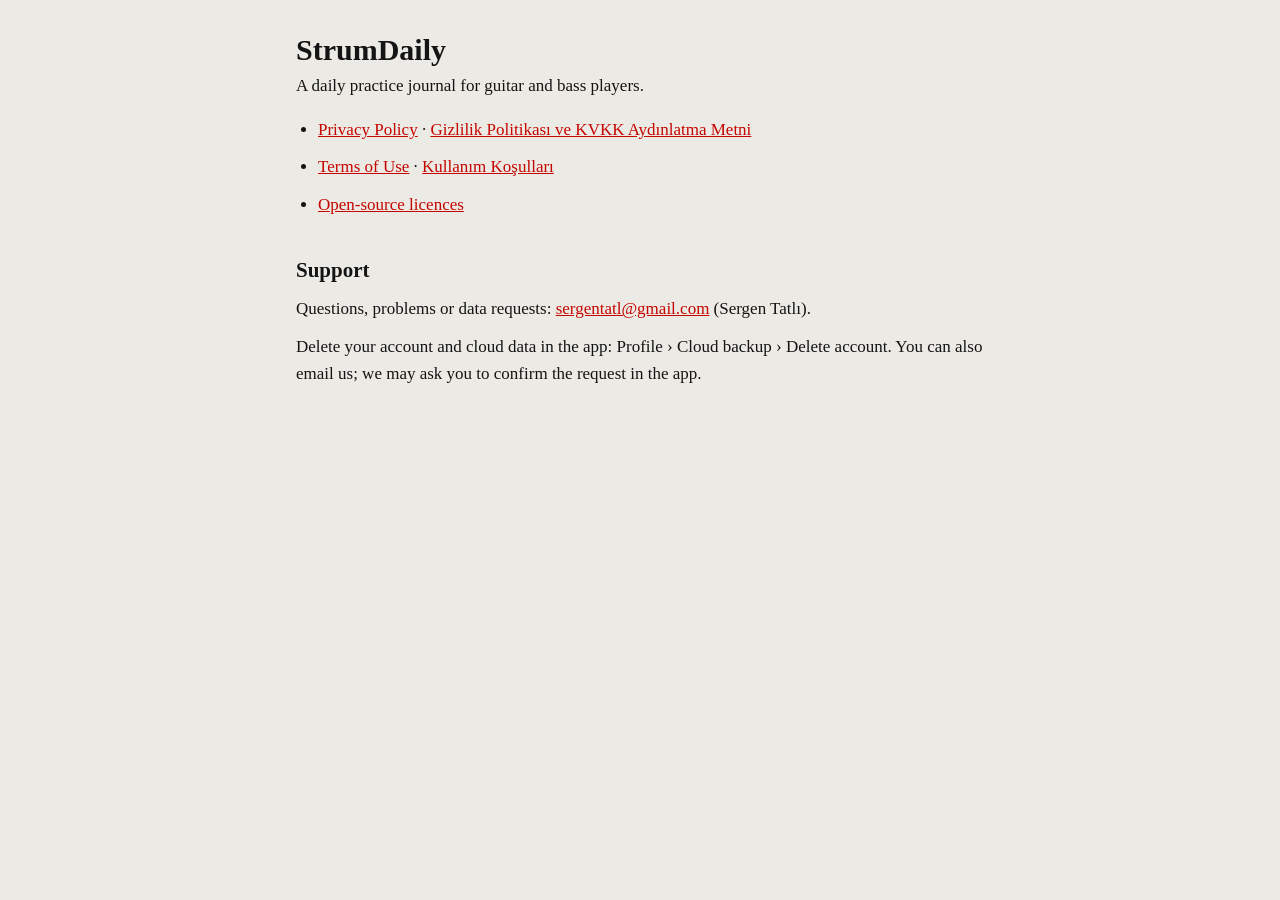
<file: index.html>
<!doctype html>
<html lang="en">
<head>
<meta charset="utf-8">
<meta name="viewport" content="width=device-width, initial-scale=1">
<title>StrumDaily</title>
<link rel="stylesheet" href="style.css">
</head>
<body>
<main>
<h1>StrumDaily</h1>
<p>A daily practice journal for guitar and bass players.</p>
<ul>
<li><a href="privacy.html">Privacy Policy</a> · <a href="gizlilik.html">Gizlilik Politikası ve KVKK Aydınlatma Metni</a></li>
<li><a href="terms.html">Terms of Use</a> · <a href="kullanim-kosullari.html">Kullanım Koşulları</a></li>
<li><a href="licenses.html">Open-source licences</a></li>
</ul>
<h2>Support</h2>
<p>Questions, problems or data requests: <a href="mailto:sergentatl@gmail.com">sergentatl@gmail.com</a> (Sergen Tatlı).</p>
<p>Delete your account and cloud data in the app: Profile › Cloud backup › Delete account. You can also email us; we may ask you to confirm the request in the app.</p>
</main>
</body>
</html>
</file>
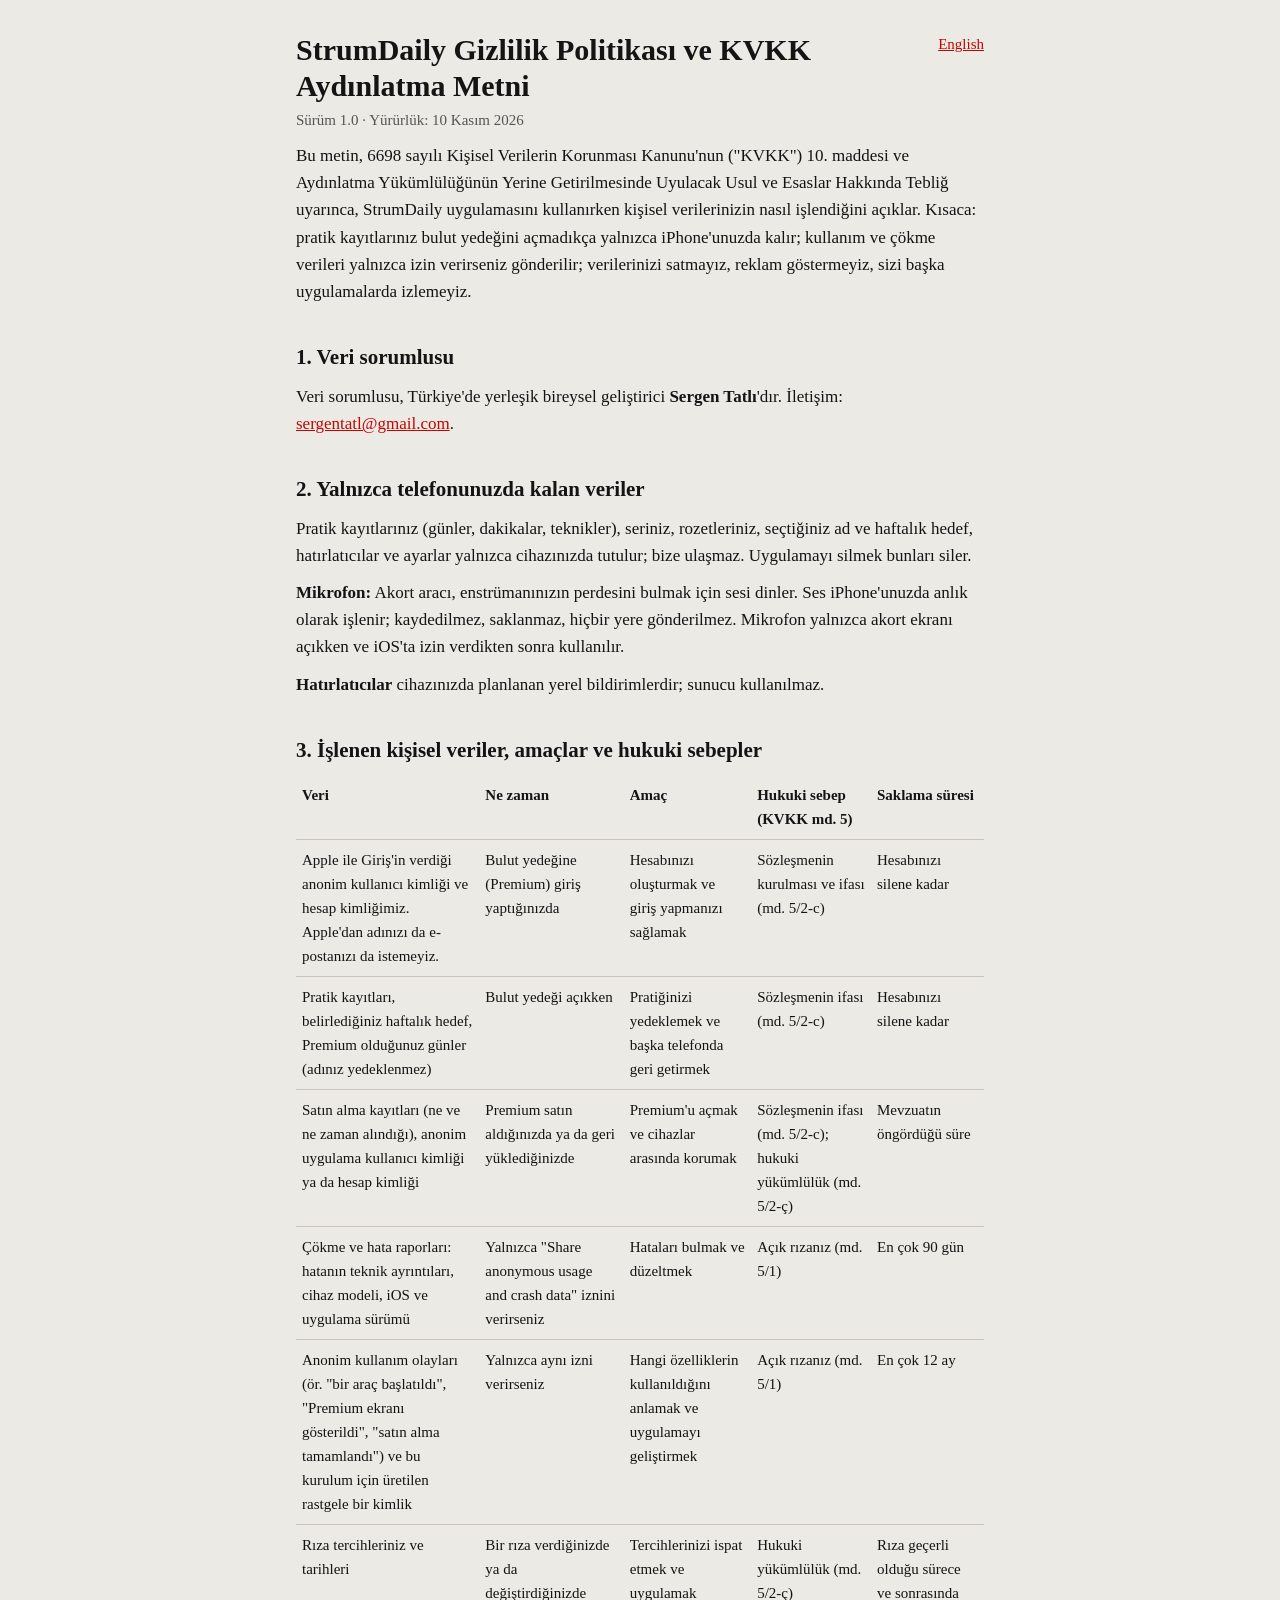
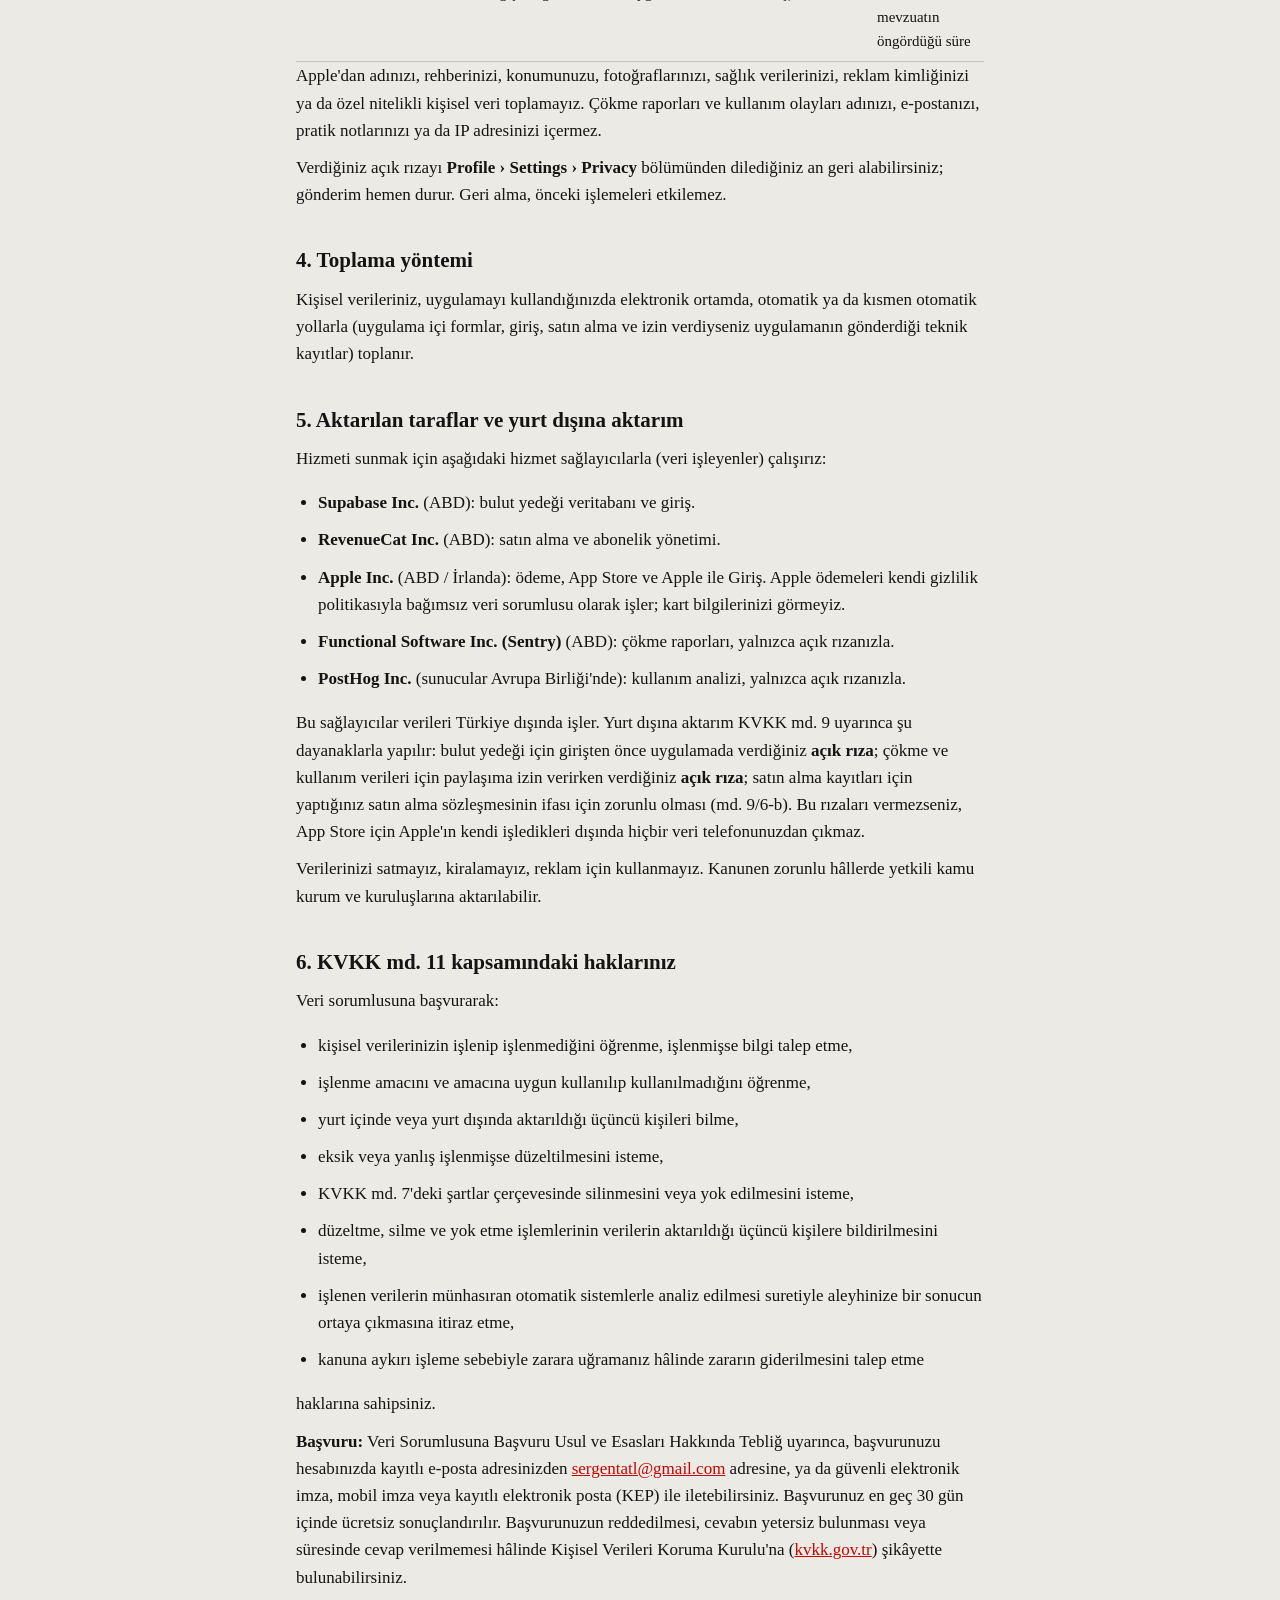
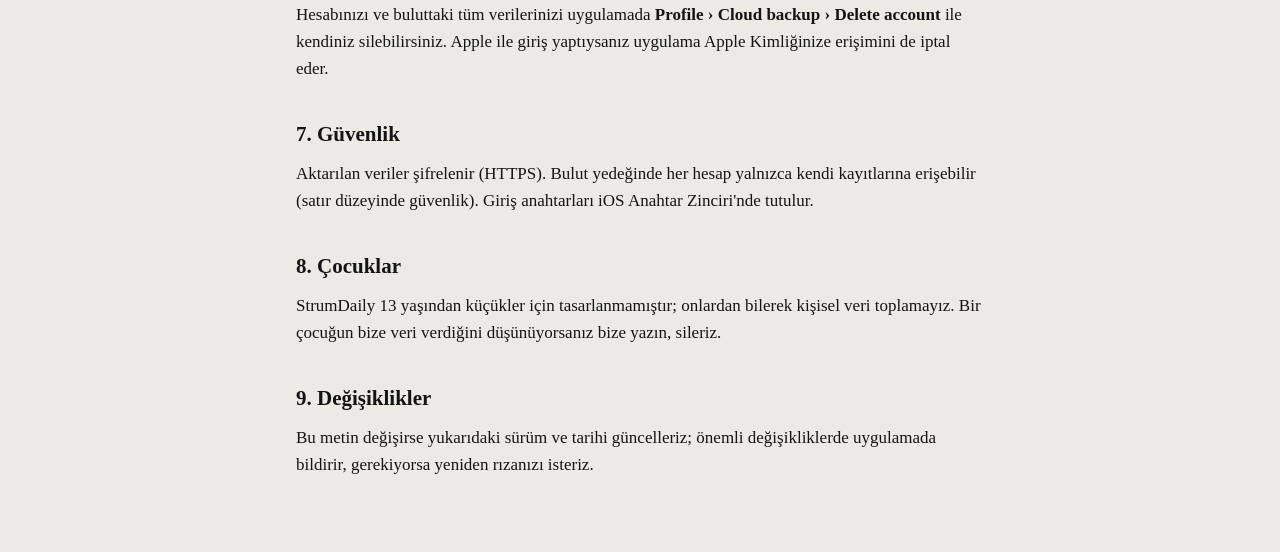
<file: gizlilik.html>
<!doctype html>
<html lang="tr">
<head>
<meta charset="utf-8">
<meta name="viewport" content="width=device-width, initial-scale=1">
<title>StrumDaily Gizlilik Politikası ve KVKK Aydınlatma Metni</title>
<link rel="stylesheet" href="style.css">
</head>
<body>
<main>
<p class="lang"><a href="privacy.html">English</a></p>
<h1>StrumDaily Gizlilik Politikası ve KVKK Aydınlatma Metni</h1>
<p class="muted">Sürüm 1.0 · Yürürlük: 10 Kasım 2026</p>

<p>Bu metin, 6698 sayılı Kişisel Verilerin Korunması Kanunu'nun ("KVKK") 10. maddesi ve Aydınlatma Yükümlülüğünün Yerine Getirilmesinde Uyulacak Usul ve Esaslar Hakkında Tebliğ uyarınca, StrumDaily uygulamasını kullanırken kişisel verilerinizin nasıl işlendiğini açıklar. Kısaca: pratik kayıtlarınız bulut yedeğini açmadıkça yalnızca iPhone'unuzda kalır; kullanım ve çökme verileri yalnızca izin verirseniz gönderilir; verilerinizi satmayız, reklam göstermeyiz, sizi başka uygulamalarda izlemeyiz.</p>

<h2>1. Veri sorumlusu</h2>
<p>Veri sorumlusu, Türkiye'de yerleşik bireysel geliştirici <strong>Sergen Tatlı</strong>'dır. İletişim: <a href="mailto:sergentatl@gmail.com">sergentatl@gmail.com</a>.</p>

<h2>2. Yalnızca telefonunuzda kalan veriler</h2>
<p>Pratik kayıtlarınız (günler, dakikalar, teknikler), seriniz, rozetleriniz, seçtiğiniz ad ve haftalık hedef, hatırlatıcılar ve ayarlar yalnızca cihazınızda tutulur; bize ulaşmaz. Uygulamayı silmek bunları siler.</p>
<p><strong>Mikrofon:</strong> Akort aracı, enstrümanınızın perdesini bulmak için sesi dinler. Ses iPhone'unuzda anlık olarak işlenir; kaydedilmez, saklanmaz, hiçbir yere gönderilmez. Mikrofon yalnızca akort ekranı açıkken ve iOS'ta izin verdikten sonra kullanılır.</p>
<p><strong>Hatırlatıcılar</strong> cihazınızda planlanan yerel bildirimlerdir; sunucu kullanılmaz.</p>

<h2>3. İşlenen kişisel veriler, amaçlar ve hukuki sebepler</h2>
<div class="table">
<table>
<tr><th>Veri</th><th>Ne zaman</th><th>Amaç</th><th>Hukuki sebep (KVKK md. 5)</th><th>Saklama süresi</th></tr>
<tr><td>Apple ile Giriş'in verdiği anonim kullanıcı kimliği ve hesap kimliğimiz. Apple'dan adınızı da e-postanızı da istemeyiz.</td><td>Bulut yedeğine (Premium) giriş yaptığınızda</td><td>Hesabınızı oluşturmak ve giriş yapmanızı sağlamak</td><td>Sözleşmenin kurulması ve ifası (md. 5/2-c)</td><td>Hesabınızı silene kadar</td></tr>
<tr><td>Pratik kayıtları, belirlediğiniz haftalık hedef, Premium olduğunuz günler (adınız yedeklenmez)</td><td>Bulut yedeği açıkken</td><td>Pratiğinizi yedeklemek ve başka telefonda geri getirmek</td><td>Sözleşmenin ifası (md. 5/2-c)</td><td>Hesabınızı silene kadar</td></tr>
<tr><td>Satın alma kayıtları (ne ve ne zaman alındığı), anonim uygulama kullanıcı kimliği ya da hesap kimliği</td><td>Premium satın aldığınızda ya da geri yüklediğinizde</td><td>Premium'u açmak ve cihazlar arasında korumak</td><td>Sözleşmenin ifası (md. 5/2-c); hukuki yükümlülük (md. 5/2-ç)</td><td>Mevzuatın öngördüğü süre</td></tr>
<tr><td>Çökme ve hata raporları: hatanın teknik ayrıntıları, cihaz modeli, iOS ve uygulama sürümü</td><td>Yalnızca "Share anonymous usage and crash data" iznini verirseniz</td><td>Hataları bulmak ve düzeltmek</td><td>Açık rızanız (md. 5/1)</td><td>En çok 90 gün</td></tr>
<tr><td>Anonim kullanım olayları (ör. "bir araç başlatıldı", "Premium ekranı gösterildi", "satın alma tamamlandı") ve bu kurulum için üretilen rastgele bir kimlik</td><td>Yalnızca aynı izni verirseniz</td><td>Hangi özelliklerin kullanıldığını anlamak ve uygulamayı geliştirmek</td><td>Açık rızanız (md. 5/1)</td><td>En çok 12 ay</td></tr>
<tr><td>Rıza tercihleriniz ve tarihleri</td><td>Bir rıza verdiğinizde ya da değiştirdiğinizde</td><td>Tercihlerinizi ispat etmek ve uygulamak</td><td>Hukuki yükümlülük (md. 5/2-ç)</td><td>Rıza geçerli olduğu sürece ve sonrasında mevzuatın öngördüğü süre</td></tr>
</table>
</div>
<p>Apple'dan adınızı, rehberinizi, konumunuzu, fotoğraflarınızı, sağlık verilerinizi, reklam kimliğinizi ya da özel nitelikli kişisel veri toplamayız. Çökme raporları ve kullanım olayları adınızı, e-postanızı, pratik notlarınızı ya da IP adresinizi içermez.</p>
<p>Verdiğiniz açık rızayı <strong>Profile › Settings › Privacy</strong> bölümünden dilediğiniz an geri alabilirsiniz; gönderim hemen durur. Geri alma, önceki işlemeleri etkilemez.</p>

<h2>4. Toplama yöntemi</h2>
<p>Kişisel verileriniz, uygulamayı kullandığınızda elektronik ortamda, otomatik ya da kısmen otomatik yollarla (uygulama içi formlar, giriş, satın alma ve izin verdiyseniz uygulamanın gönderdiği teknik kayıtlar) toplanır.</p>

<h2>5. Aktarılan taraflar ve yurt dışına aktarım</h2>
<p>Hizmeti sunmak için aşağıdaki hizmet sağlayıcılarla (veri işleyenler) çalışırız:</p>
<ul>
<li><strong>Supabase Inc.</strong> (ABD): bulut yedeği veritabanı ve giriş.</li>
<li><strong>RevenueCat Inc.</strong> (ABD): satın alma ve abonelik yönetimi.</li>
<li><strong>Apple Inc.</strong> (ABD / İrlanda): ödeme, App Store ve Apple ile Giriş. Apple ödemeleri kendi gizlilik politikasıyla bağımsız veri sorumlusu olarak işler; kart bilgilerinizi görmeyiz.</li>
<li><strong>Functional Software Inc. (Sentry)</strong> (ABD): çökme raporları, yalnızca açık rızanızla.</li>
<li><strong>PostHog Inc.</strong> (sunucular Avrupa Birliği'nde): kullanım analizi, yalnızca açık rızanızla.</li>
</ul>
<p>Bu sağlayıcılar verileri Türkiye dışında işler. Yurt dışına aktarım KVKK md. 9 uyarınca şu dayanaklarla yapılır: bulut yedeği için girişten önce uygulamada verdiğiniz <strong>açık rıza</strong>; çökme ve kullanım verileri için paylaşıma izin verirken verdiğiniz <strong>açık rıza</strong>; satın alma kayıtları için yaptığınız satın alma sözleşmesinin ifası için zorunlu olması (md. 9/6-b). Bu rızaları vermezseniz, App Store için Apple'ın kendi işledikleri dışında hiçbir veri telefonunuzdan çıkmaz.</p>
<p>Verilerinizi satmayız, kiralamayız, reklam için kullanmayız. Kanunen zorunlu hâllerde yetkili kamu kurum ve kuruluşlarına aktarılabilir.</p>

<h2>6. KVKK md. 11 kapsamındaki haklarınız</h2>
<p>Veri sorumlusuna başvurarak:</p>
<ul>
<li>kişisel verilerinizin işlenip işlenmediğini öğrenme, işlenmişse bilgi talep etme,</li>
<li>işlenme amacını ve amacına uygun kullanılıp kullanılmadığını öğrenme,</li>
<li>yurt içinde veya yurt dışında aktarıldığı üçüncü kişileri bilme,</li>
<li>eksik veya yanlış işlenmişse düzeltilmesini isteme,</li>
<li>KVKK md. 7'deki şartlar çerçevesinde silinmesini veya yok edilmesini isteme,</li>
<li>düzeltme, silme ve yok etme işlemlerinin verilerin aktarıldığı üçüncü kişilere bildirilmesini isteme,</li>
<li>işlenen verilerin münhasıran otomatik sistemlerle analiz edilmesi suretiyle aleyhinize bir sonucun ortaya çıkmasına itiraz etme,</li>
<li>kanuna aykırı işleme sebebiyle zarara uğramanız hâlinde zararın giderilmesini talep etme</li>
</ul>
<p>haklarına sahipsiniz.</p>
<p><strong>Başvuru:</strong> Veri Sorumlusuna Başvuru Usul ve Esasları Hakkında Tebliğ uyarınca, başvurunuzu hesabınızda kayıtlı e-posta adresinizden <a href="mailto:sergentatl@gmail.com">sergentatl@gmail.com</a> adresine, ya da güvenli elektronik imza, mobil imza veya kayıtlı elektronik posta (KEP) ile iletebilirsiniz. Başvurunuz en geç 30 gün içinde ücretsiz sonuçlandırılır. Başvurunuzun reddedilmesi, cevabın yetersiz bulunması veya süresinde cevap verilmemesi hâlinde Kişisel Verileri Koruma Kurulu'na (<a href="https://www.kvkk.gov.tr">kvkk.gov.tr</a>) şikâyette bulunabilirsiniz.</p>
<p>Hesabınızı ve buluttaki tüm verilerinizi uygulamada <strong>Profile › Cloud backup › Delete account</strong> ile kendiniz silebilirsiniz. Apple ile giriş yaptıysanız uygulama Apple Kimliğinize erişimini de iptal eder.</p>

<h2>7. Güvenlik</h2>
<p>Aktarılan veriler şifrelenir (HTTPS). Bulut yedeğinde her hesap yalnızca kendi kayıtlarına erişebilir (satır düzeyinde güvenlik). Giriş anahtarları iOS Anahtar Zinciri'nde tutulur.</p>

<h2>8. Çocuklar</h2>
<p>StrumDaily 13 yaşından küçükler için tasarlanmamıştır; onlardan bilerek kişisel veri toplamayız. Bir çocuğun bize veri verdiğini düşünüyorsanız bize yazın, sileriz.</p>

<h2>9. Değişiklikler</h2>
<p>Bu metin değişirse yukarıdaki sürüm ve tarihi güncelleriz; önemli değişikliklerde uygulamada bildirir, gerekiyorsa yeniden rızanızı isteriz.</p>
</main>
</body>
</html>
</file>
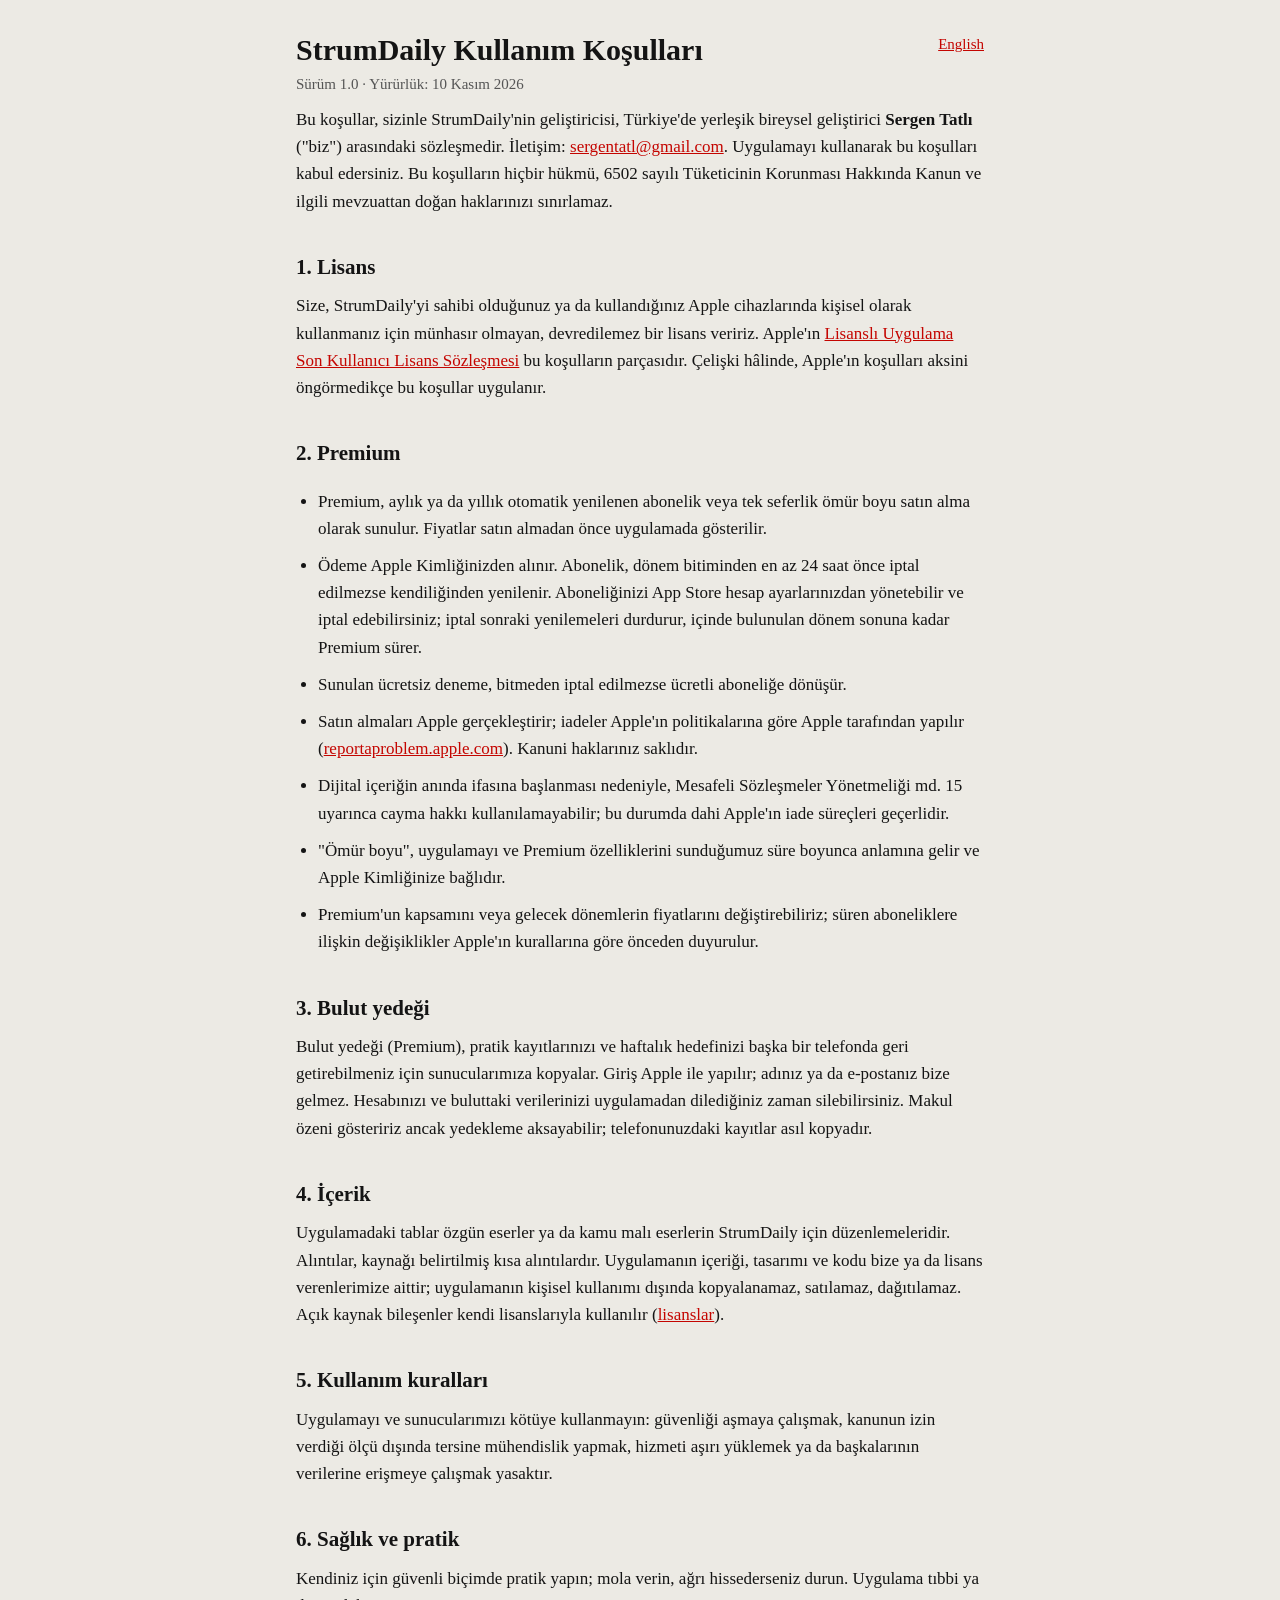
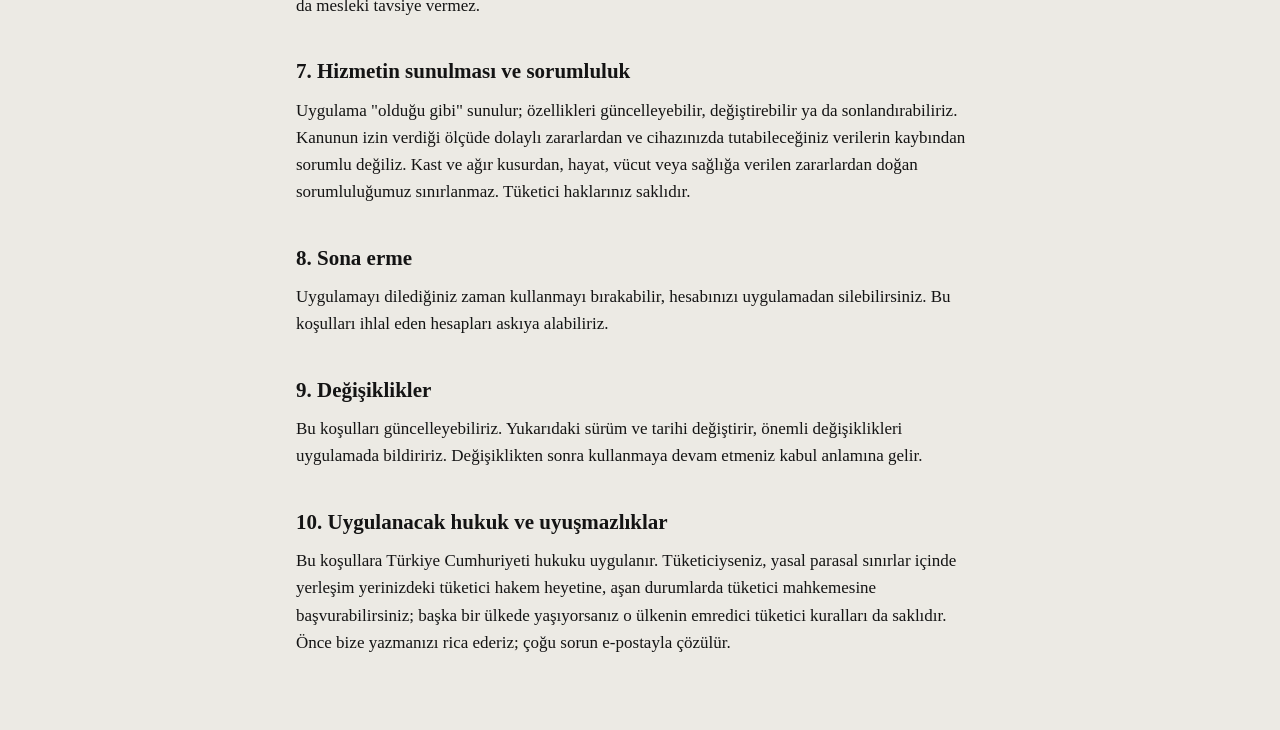
<file: kullanim-kosullari.html>
<!doctype html>
<html lang="tr">
<head>
<meta charset="utf-8">
<meta name="viewport" content="width=device-width, initial-scale=1">
<title>StrumDaily Kullanım Koşulları</title>
<link rel="stylesheet" href="style.css">
</head>
<body>
<main>
<p class="lang"><a href="terms.html">English</a></p>
<h1>StrumDaily Kullanım Koşulları</h1>
<p class="muted">Sürüm 1.0 · Yürürlük: 10 Kasım 2026</p>

<p>Bu koşullar, sizinle StrumDaily'nin geliştiricisi, Türkiye'de yerleşik bireysel geliştirici <strong>Sergen Tatlı</strong> ("biz") arasındaki sözleşmedir. İletişim: <a href="mailto:sergentatl@gmail.com">sergentatl@gmail.com</a>. Uygulamayı kullanarak bu koşulları kabul edersiniz. Bu koşulların hiçbir hükmü, 6502 sayılı Tüketicinin Korunması Hakkında Kanun ve ilgili mevzuattan doğan haklarınızı sınırlamaz.</p>

<h2>1. Lisans</h2>
<p>Size, StrumDaily'yi sahibi olduğunuz ya da kullandığınız Apple cihazlarında kişisel olarak kullanmanız için münhasır olmayan, devredilemez bir lisans veririz. Apple'ın <a href="https://www.apple.com/legal/internet-services/itunes/dev/stdeula/">Lisanslı Uygulama Son Kullanıcı Lisans Sözleşmesi</a> bu koşulların parçasıdır. Çelişki hâlinde, Apple'ın koşulları aksini öngörmedikçe bu koşullar uygulanır.</p>

<h2>2. Premium</h2>
<ul>
<li>Premium, aylık ya da yıllık otomatik yenilenen abonelik veya tek seferlik ömür boyu satın alma olarak sunulur. Fiyatlar satın almadan önce uygulamada gösterilir.</li>
<li>Ödeme Apple Kimliğinizden alınır. Abonelik, dönem bitiminden en az 24 saat önce iptal edilmezse kendiliğinden yenilenir. Aboneliğinizi App Store hesap ayarlarınızdan yönetebilir ve iptal edebilirsiniz; iptal sonraki yenilemeleri durdurur, içinde bulunulan dönem sonuna kadar Premium sürer.</li>
<li>Sunulan ücretsiz deneme, bitmeden iptal edilmezse ücretli aboneliğe dönüşür.</li>
<li>Satın almaları Apple gerçekleştirir; iadeler Apple'ın politikalarına göre Apple tarafından yapılır (<a href="https://reportaproblem.apple.com">reportaproblem.apple.com</a>). Kanuni haklarınız saklıdır.</li>
<li>Dijital içeriğin anında ifasına başlanması nedeniyle, Mesafeli Sözleşmeler Yönetmeliği md. 15 uyarınca cayma hakkı kullanılamayabilir; bu durumda dahi Apple'ın iade süreçleri geçerlidir.</li>
<li>"Ömür boyu", uygulamayı ve Premium özelliklerini sunduğumuz süre boyunca anlamına gelir ve Apple Kimliğinize bağlıdır.</li>
<li>Premium'un kapsamını veya gelecek dönemlerin fiyatlarını değiştirebiliriz; süren aboneliklere ilişkin değişiklikler Apple'ın kurallarına göre önceden duyurulur.</li>
</ul>

<h2>3. Bulut yedeği</h2>
<p>Bulut yedeği (Premium), pratik kayıtlarınızı ve haftalık hedefinizi başka bir telefonda geri getirebilmeniz için sunucularımıza kopyalar. Giriş Apple ile yapılır; adınız ya da e-postanız bize gelmez. Hesabınızı ve buluttaki verilerinizi uygulamadan dilediğiniz zaman silebilirsiniz. Makul özeni gösteririz ancak yedekleme aksayabilir; telefonunuzdaki kayıtlar asıl kopyadır.</p>

<h2>4. İçerik</h2>
<p>Uygulamadaki tablar özgün eserler ya da kamu malı eserlerin StrumDaily için düzenlemeleridir. Alıntılar, kaynağı belirtilmiş kısa alıntılardır. Uygulamanın içeriği, tasarımı ve kodu bize ya da lisans verenlerimize aittir; uygulamanın kişisel kullanımı dışında kopyalanamaz, satılamaz, dağıtılamaz. Açık kaynak bileşenler kendi lisanslarıyla kullanılır (<a href="licenses.html">lisanslar</a>).</p>

<h2>5. Kullanım kuralları</h2>
<p>Uygulamayı ve sunucularımızı kötüye kullanmayın: güvenliği aşmaya çalışmak, kanunun izin verdiği ölçü dışında tersine mühendislik yapmak, hizmeti aşırı yüklemek ya da başkalarının verilerine erişmeye çalışmak yasaktır.</p>

<h2>6. Sağlık ve pratik</h2>
<p>Kendiniz için güvenli biçimde pratik yapın; mola verin, ağrı hissederseniz durun. Uygulama tıbbi ya da mesleki tavsiye vermez.</p>

<h2>7. Hizmetin sunulması ve sorumluluk</h2>
<p>Uygulama "olduğu gibi" sunulur; özellikleri güncelleyebilir, değiştirebilir ya da sonlandırabiliriz. Kanunun izin verdiği ölçüde dolaylı zararlardan ve cihazınızda tutabileceğiniz verilerin kaybından sorumlu değiliz. Kast ve ağır kusurdan, hayat, vücut veya sağlığa verilen zararlardan doğan sorumluluğumuz sınırlanmaz. Tüketici haklarınız saklıdır.</p>

<h2>8. Sona erme</h2>
<p>Uygulamayı dilediğiniz zaman kullanmayı bırakabilir, hesabınızı uygulamadan silebilirsiniz. Bu koşulları ihlal eden hesapları askıya alabiliriz.</p>

<h2>9. Değişiklikler</h2>
<p>Bu koşulları güncelleyebiliriz. Yukarıdaki sürüm ve tarihi değiştirir, önemli değişiklikleri uygulamada bildiririz. Değişiklikten sonra kullanmaya devam etmeniz kabul anlamına gelir.</p>

<h2>10. Uygulanacak hukuk ve uyuşmazlıklar</h2>
<p>Bu koşullara Türkiye Cumhuriyeti hukuku uygulanır. Tüketiciyseniz, yasal parasal sınırlar içinde yerleşim yerinizdeki tüketici hakem heyetine, aşan durumlarda tüketici mahkemesine başvurabilirsiniz; başka bir ülkede yaşıyorsanız o ülkenin emredici tüketici kuralları da saklıdır. Önce bize yazmanızı rica ederiz; çoğu sorun e-postayla çözülür.</p>
</main>
</body>
</html>
</file>
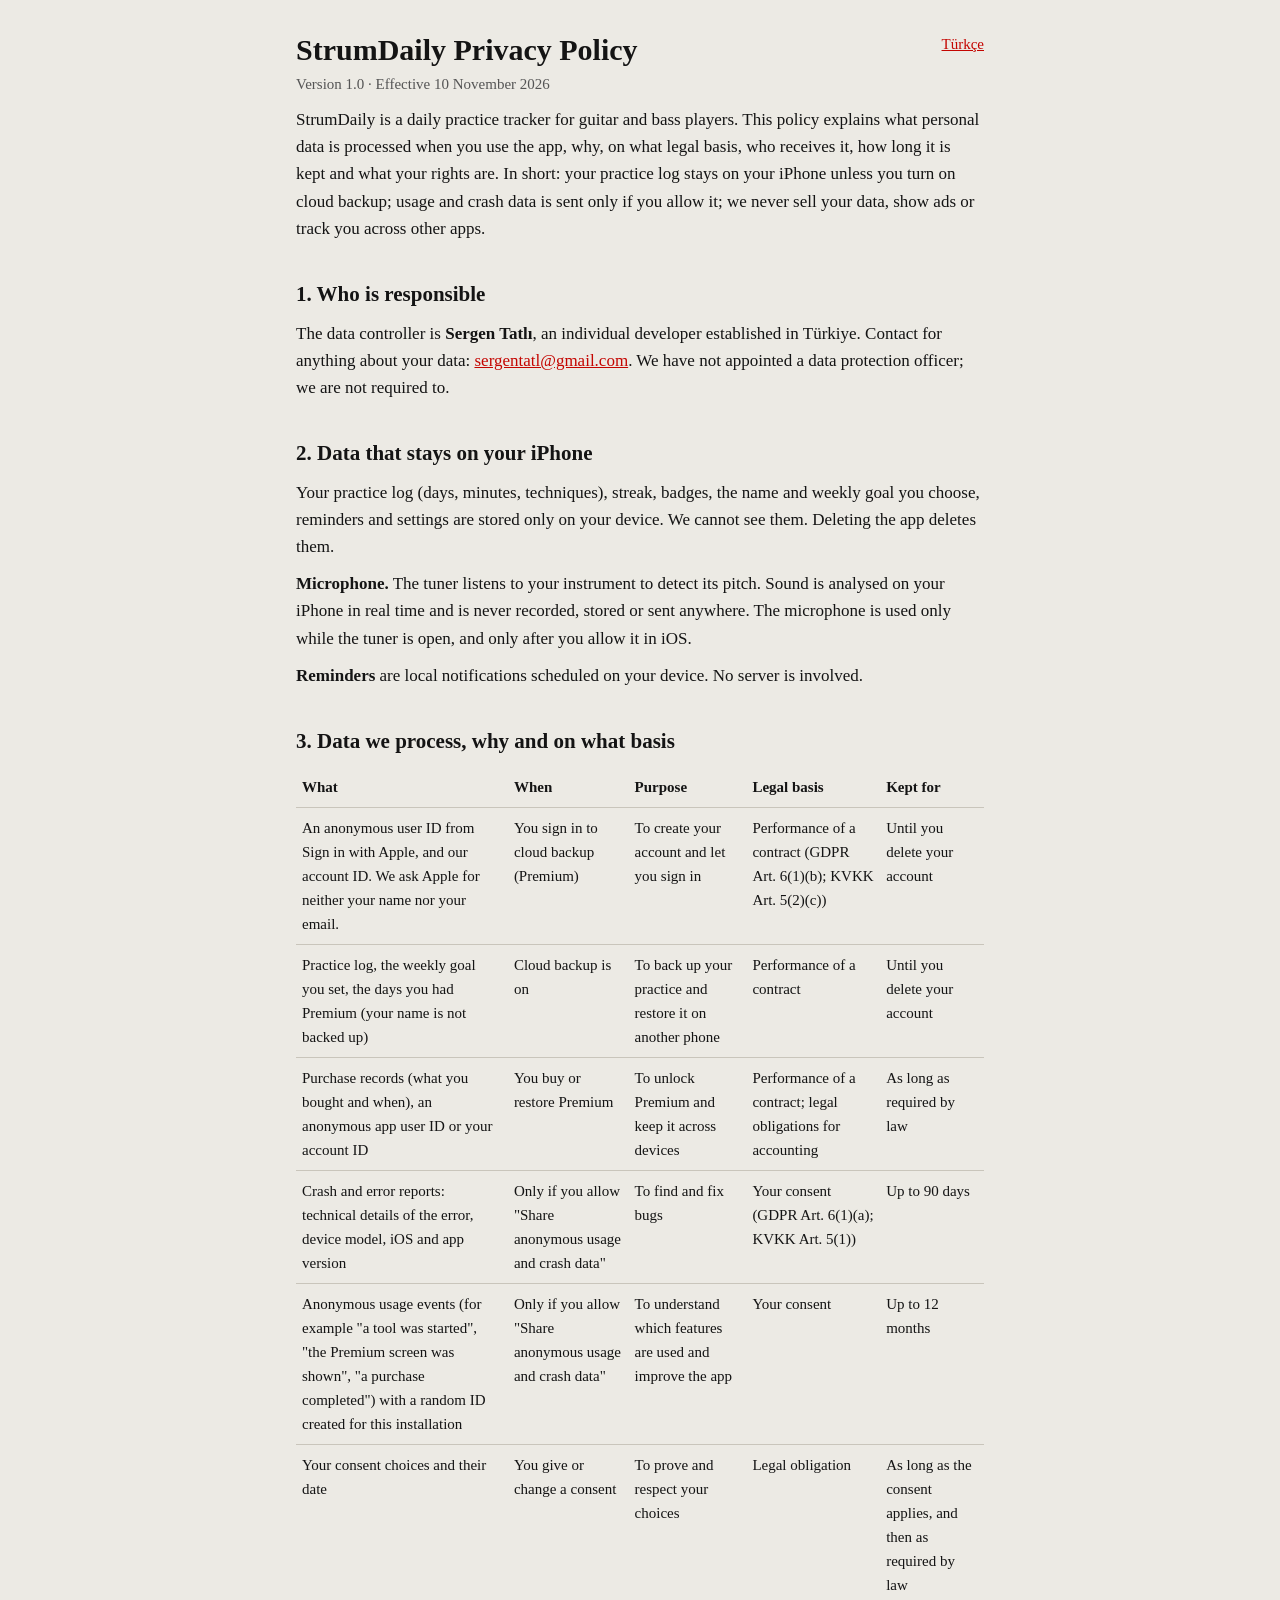
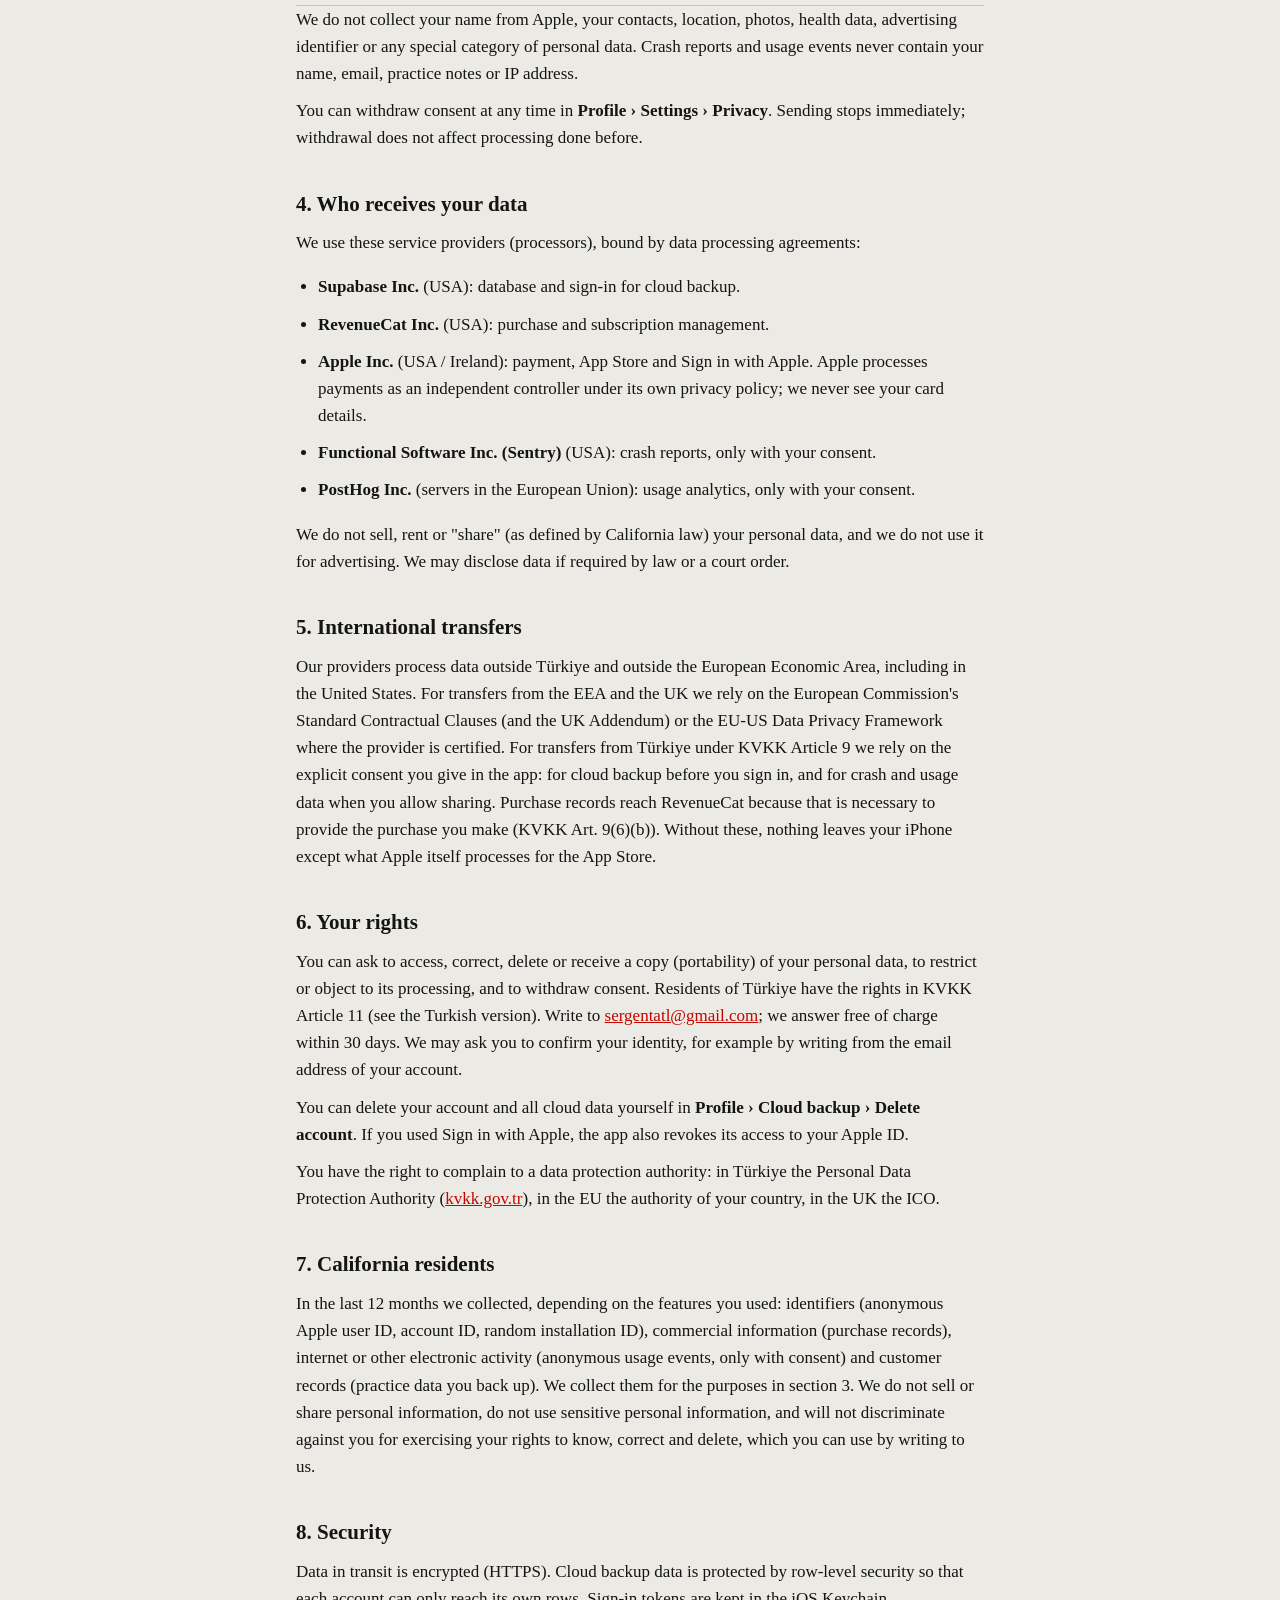
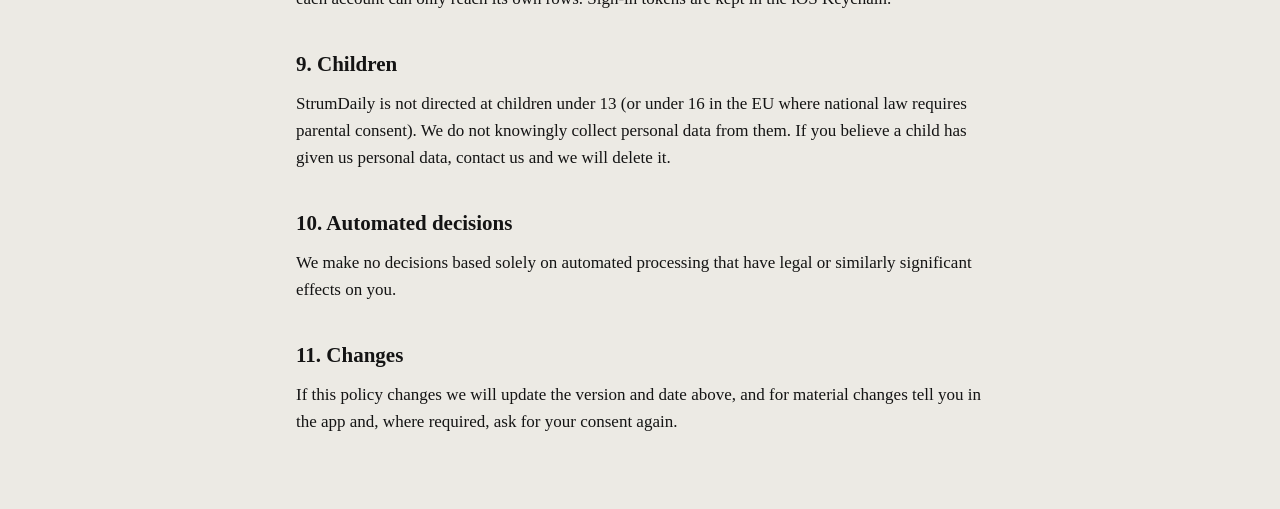
<file: privacy.html>
<!doctype html>
<html lang="en">
<head>
<meta charset="utf-8">
<meta name="viewport" content="width=device-width, initial-scale=1">
<title>StrumDaily Privacy Policy</title>
<link rel="stylesheet" href="style.css">
</head>
<body>
<main>
<p class="lang"><a href="gizlilik.html">Türkçe</a></p>
<h1>StrumDaily Privacy Policy</h1>
<p class="muted">Version 1.0 · Effective 10 November 2026</p>

<p>StrumDaily is a daily practice tracker for guitar and bass players. This policy explains what personal data is processed when you use the app, why, on what legal basis, who receives it, how long it is kept and what your rights are. In short: your practice log stays on your iPhone unless you turn on cloud backup; usage and crash data is sent only if you allow it; we never sell your data, show ads or track you across other apps.</p>

<h2>1. Who is responsible</h2>
<p>The data controller is <strong>Sergen Tatlı</strong>, an individual developer established in Türkiye. Contact for anything about your data: <a href="mailto:sergentatl@gmail.com">sergentatl@gmail.com</a>. We have not appointed a data protection officer; we are not required to.</p>

<h2>2. Data that stays on your iPhone</h2>
<p>Your practice log (days, minutes, techniques), streak, badges, the name and weekly goal you choose, reminders and settings are stored only on your device. We cannot see them. Deleting the app deletes them.</p>
<p><strong>Microphone.</strong> The tuner listens to your instrument to detect its pitch. Sound is analysed on your iPhone in real time and is never recorded, stored or sent anywhere. The microphone is used only while the tuner is open, and only after you allow it in iOS.</p>
<p><strong>Reminders</strong> are local notifications scheduled on your device. No server is involved.</p>

<h2>3. Data we process, why and on what basis</h2>
<div class="table">
<table>
<tr><th>What</th><th>When</th><th>Purpose</th><th>Legal basis</th><th>Kept for</th></tr>
<tr><td>An anonymous user ID from Sign in with Apple, and our account ID. We ask Apple for neither your name nor your email.</td><td>You sign in to cloud backup (Premium)</td><td>To create your account and let you sign in</td><td>Performance of a contract (GDPR Art. 6(1)(b); KVKK Art. 5(2)(c))</td><td>Until you delete your account</td></tr>
<tr><td>Practice log, the weekly goal you set, the days you had Premium (your name is not backed up)</td><td>Cloud backup is on</td><td>To back up your practice and restore it on another phone</td><td>Performance of a contract</td><td>Until you delete your account</td></tr>
<tr><td>Purchase records (what you bought and when), an anonymous app user ID or your account ID</td><td>You buy or restore Premium</td><td>To unlock Premium and keep it across devices</td><td>Performance of a contract; legal obligations for accounting</td><td>As long as required by law</td></tr>
<tr><td>Crash and error reports: technical details of the error, device model, iOS and app version</td><td>Only if you allow "Share anonymous usage and crash data"</td><td>To find and fix bugs</td><td>Your consent (GDPR Art. 6(1)(a); KVKK Art. 5(1))</td><td>Up to 90 days</td></tr>
<tr><td>Anonymous usage events (for example "a tool was started", "the Premium screen was shown", "a purchase completed") with a random ID created for this installation</td><td>Only if you allow "Share anonymous usage and crash data"</td><td>To understand which features are used and improve the app</td><td>Your consent</td><td>Up to 12 months</td></tr>
<tr><td>Your consent choices and their date</td><td>You give or change a consent</td><td>To prove and respect your choices</td><td>Legal obligation</td><td>As long as the consent applies, and then as required by law</td></tr>
</table>
</div>
<p>We do not collect your name from Apple, your contacts, location, photos, health data, advertising identifier or any special category of personal data. Crash reports and usage events never contain your name, email, practice notes or IP address.</p>
<p>You can withdraw consent at any time in <strong>Profile › Settings › Privacy</strong>. Sending stops immediately; withdrawal does not affect processing done before.</p>

<h2>4. Who receives your data</h2>
<p>We use these service providers (processors), bound by data processing agreements:</p>
<ul>
<li><strong>Supabase Inc.</strong> (USA): database and sign-in for cloud backup.</li>
<li><strong>RevenueCat Inc.</strong> (USA): purchase and subscription management.</li>
<li><strong>Apple Inc.</strong> (USA / Ireland): payment, App Store and Sign in with Apple. Apple processes payments as an independent controller under its own privacy policy; we never see your card details.</li>
<li><strong>Functional Software Inc. (Sentry)</strong> (USA): crash reports, only with your consent.</li>
<li><strong>PostHog Inc.</strong> (servers in the European Union): usage analytics, only with your consent.</li>
</ul>
<p>We do not sell, rent or "share" (as defined by California law) your personal data, and we do not use it for advertising. We may disclose data if required by law or a court order.</p>

<h2>5. International transfers</h2>
<p>Our providers process data outside Türkiye and outside the European Economic Area, including in the United States. For transfers from the EEA and the UK we rely on the European Commission's Standard Contractual Clauses (and the UK Addendum) or the EU-US Data Privacy Framework where the provider is certified. For transfers from Türkiye under KVKK Article 9 we rely on the explicit consent you give in the app: for cloud backup before you sign in, and for crash and usage data when you allow sharing. Purchase records reach RevenueCat because that is necessary to provide the purchase you make (KVKK Art. 9(6)(b)). Without these, nothing leaves your iPhone except what Apple itself processes for the App Store.</p>

<h2>6. Your rights</h2>
<p>You can ask to access, correct, delete or receive a copy (portability) of your personal data, to restrict or object to its processing, and to withdraw consent. Residents of Türkiye have the rights in KVKK Article 11 (see the Turkish version). Write to <a href="mailto:sergentatl@gmail.com">sergentatl@gmail.com</a>; we answer free of charge within 30 days. We may ask you to confirm your identity, for example by writing from the email address of your account.</p>
<p>You can delete your account and all cloud data yourself in <strong>Profile › Cloud backup › Delete account</strong>. If you used Sign in with Apple, the app also revokes its access to your Apple ID.</p>
<p>You have the right to complain to a data protection authority: in Türkiye the Personal Data Protection Authority (<a href="https://www.kvkk.gov.tr">kvkk.gov.tr</a>), in the EU the authority of your country, in the UK the ICO.</p>

<h2>7. California residents</h2>
<p>In the last 12 months we collected, depending on the features you used: identifiers (anonymous Apple user ID, account ID, random installation ID), commercial information (purchase records), internet or other electronic activity (anonymous usage events, only with consent) and customer records (practice data you back up). We collect them for the purposes in section 3. We do not sell or share personal information, do not use sensitive personal information, and will not discriminate against you for exercising your rights to know, correct and delete, which you can use by writing to us.</p>

<h2>8. Security</h2>
<p>Data in transit is encrypted (HTTPS). Cloud backup data is protected by row-level security so that each account can only reach its own rows. Sign-in tokens are kept in the iOS Keychain.</p>

<h2>9. Children</h2>
<p>StrumDaily is not directed at children under 13 (or under 16 in the EU where national law requires parental consent). We do not knowingly collect personal data from them. If you believe a child has given us personal data, contact us and we will delete it.</p>

<h2>10. Automated decisions</h2>
<p>We make no decisions based solely on automated processing that have legal or similarly significant effects on you.</p>

<h2>11. Changes</h2>
<p>If this policy changes we will update the version and date above, and for material changes tell you in the app and, where required, ask for your consent again.</p>
</main>
</body>
</html>
</file>
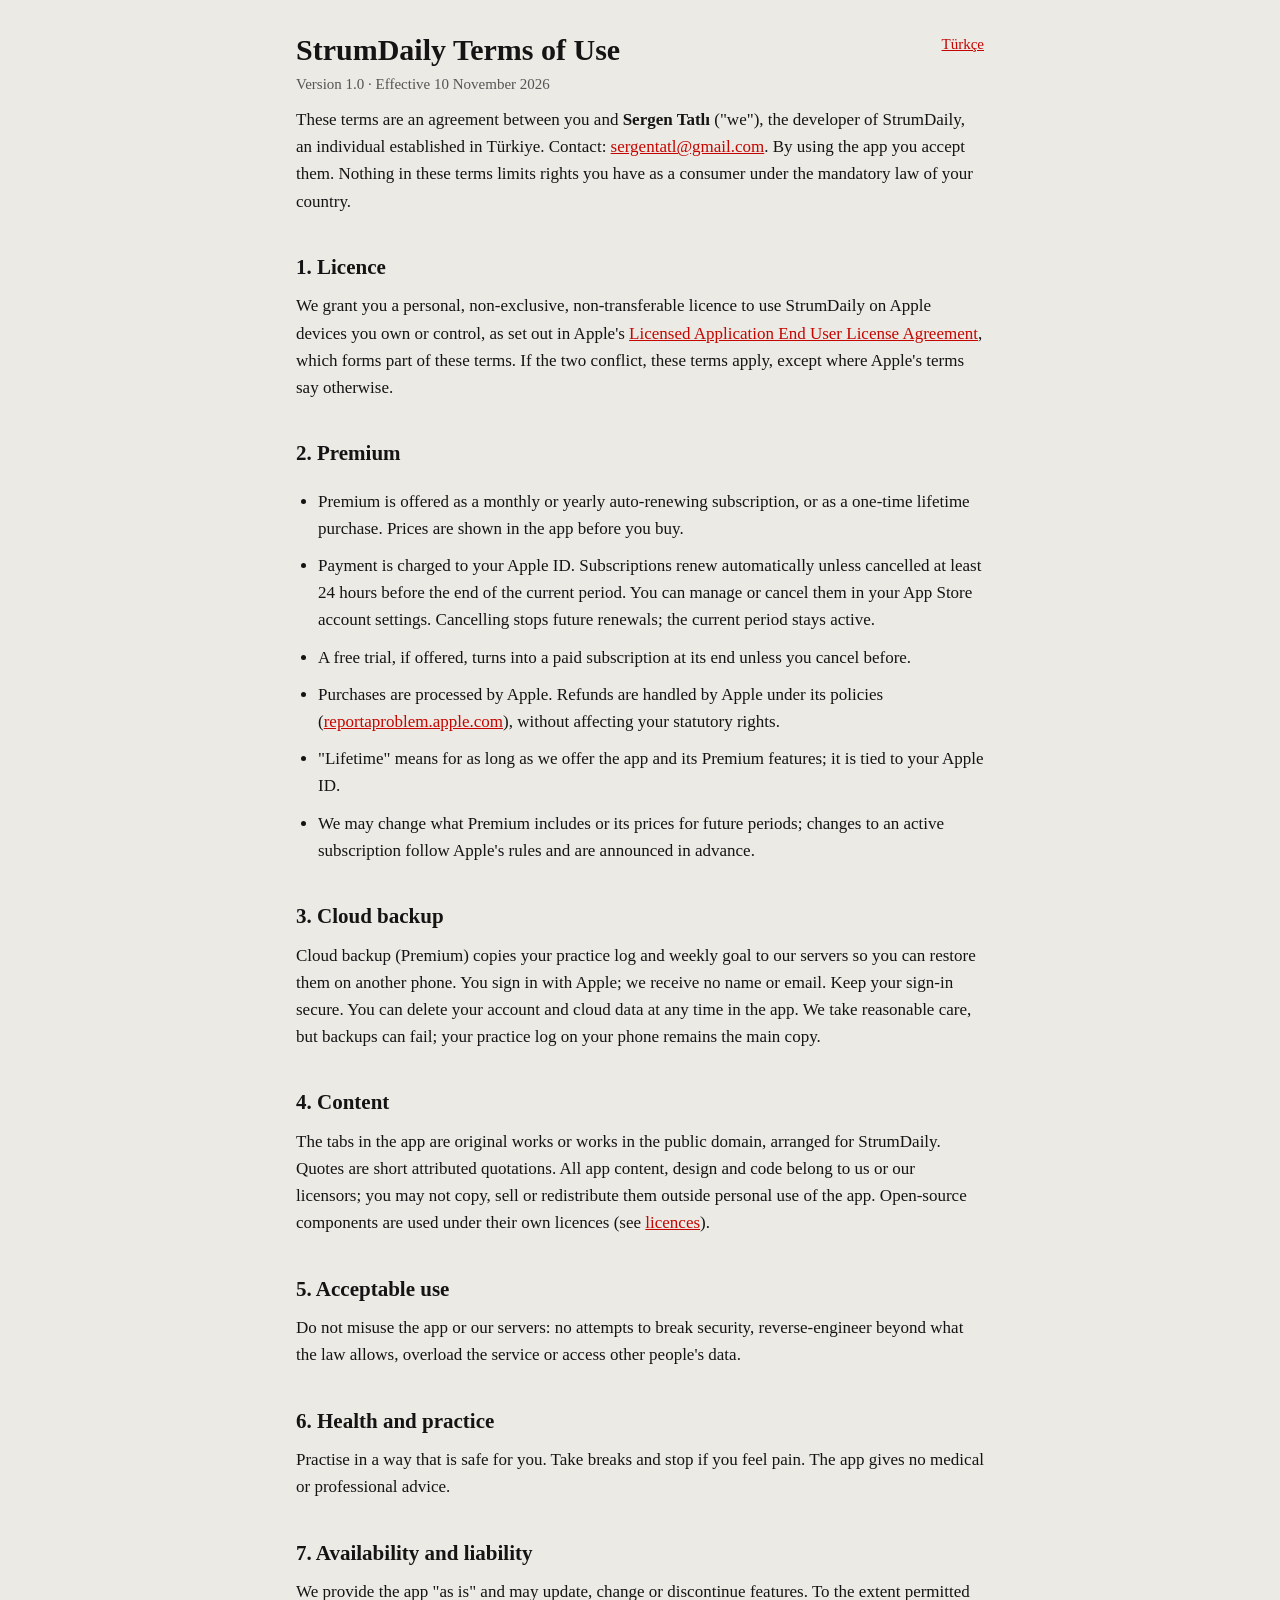
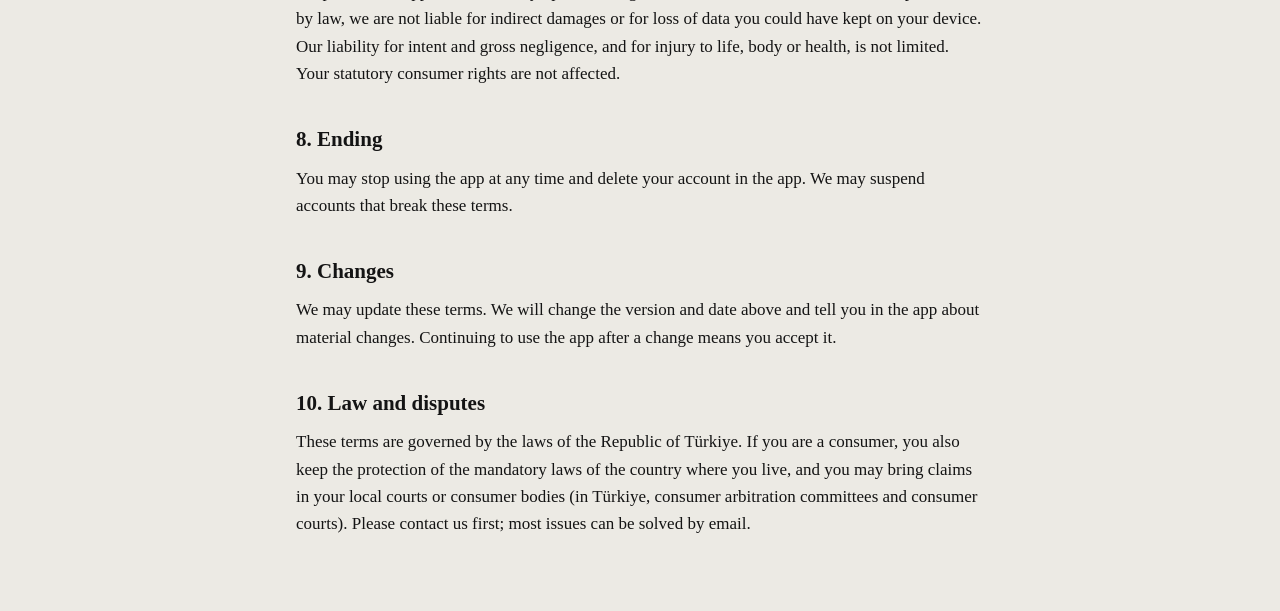
<file: terms.html>
<!doctype html>
<html lang="en">
<head>
<meta charset="utf-8">
<meta name="viewport" content="width=device-width, initial-scale=1">
<title>StrumDaily Terms of Use</title>
<link rel="stylesheet" href="style.css">
</head>
<body>
<main>
<p class="lang"><a href="kullanim-kosullari.html">Türkçe</a></p>
<h1>StrumDaily Terms of Use</h1>
<p class="muted">Version 1.0 · Effective 10 November 2026</p>

<p>These terms are an agreement between you and <strong>Sergen Tatlı</strong> ("we"), the developer of StrumDaily, an individual established in Türkiye. Contact: <a href="mailto:sergentatl@gmail.com">sergentatl@gmail.com</a>. By using the app you accept them. Nothing in these terms limits rights you have as a consumer under the mandatory law of your country.</p>

<h2>1. Licence</h2>
<p>We grant you a personal, non-exclusive, non-transferable licence to use StrumDaily on Apple devices you own or control, as set out in Apple's <a href="https://www.apple.com/legal/internet-services/itunes/dev/stdeula/">Licensed Application End User License Agreement</a>, which forms part of these terms. If the two conflict, these terms apply, except where Apple's terms say otherwise.</p>

<h2>2. Premium</h2>
<ul>
<li>Premium is offered as a monthly or yearly auto-renewing subscription, or as a one-time lifetime purchase. Prices are shown in the app before you buy.</li>
<li>Payment is charged to your Apple ID. Subscriptions renew automatically unless cancelled at least 24 hours before the end of the current period. You can manage or cancel them in your App Store account settings. Cancelling stops future renewals; the current period stays active.</li>
<li>A free trial, if offered, turns into a paid subscription at its end unless you cancel before.</li>
<li>Purchases are processed by Apple. Refunds are handled by Apple under its policies (<a href="https://reportaproblem.apple.com">reportaproblem.apple.com</a>), without affecting your statutory rights.</li>
<li>"Lifetime" means for as long as we offer the app and its Premium features; it is tied to your Apple ID.</li>
<li>We may change what Premium includes or its prices for future periods; changes to an active subscription follow Apple's rules and are announced in advance.</li>
</ul>

<h2>3. Cloud backup</h2>
<p>Cloud backup (Premium) copies your practice log and weekly goal to our servers so you can restore them on another phone. You sign in with Apple; we receive no name or email. Keep your sign-in secure. You can delete your account and cloud data at any time in the app. We take reasonable care, but backups can fail; your practice log on your phone remains the main copy.</p>

<h2>4. Content</h2>
<p>The tabs in the app are original works or works in the public domain, arranged for StrumDaily. Quotes are short attributed quotations. All app content, design and code belong to us or our licensors; you may not copy, sell or redistribute them outside personal use of the app. Open-source components are used under their own licences (see <a href="licenses.html">licences</a>).</p>

<h2>5. Acceptable use</h2>
<p>Do not misuse the app or our servers: no attempts to break security, reverse-engineer beyond what the law allows, overload the service or access other people's data.</p>

<h2>6. Health and practice</h2>
<p>Practise in a way that is safe for you. Take breaks and stop if you feel pain. The app gives no medical or professional advice.</p>

<h2>7. Availability and liability</h2>
<p>We provide the app "as is" and may update, change or discontinue features. To the extent permitted by law, we are not liable for indirect damages or for loss of data you could have kept on your device. Our liability for intent and gross negligence, and for injury to life, body or health, is not limited. Your statutory consumer rights are not affected.</p>

<h2>8. Ending</h2>
<p>You may stop using the app at any time and delete your account in the app. We may suspend accounts that break these terms.</p>

<h2>9. Changes</h2>
<p>We may update these terms. We will change the version and date above and tell you in the app about material changes. Continuing to use the app after a change means you accept it.</p>

<h2>10. Law and disputes</h2>
<p>These terms are governed by the laws of the Republic of Türkiye. If you are a consumer, you also keep the protection of the mandatory laws of the country where you live, and you may bring claims in your local courts or consumer bodies (in Türkiye, consumer arbitration committees and consumer courts). Please contact us first; most issues can be solved by email.</p>
</main>
</body>
</html>
</file>
<file: style.css>
:root { --paper: #ECEAE4; --ink: #141414; --muted: #555; --red: #C40500; --rule: #c9c5bb; }
@media (prefers-color-scheme: dark) {
  :root { --paper: #090D18; --ink: #DEE2EB; --muted: #97A0B3; --red: #E46A5A; --rule: #262C3D; }
}
* { box-sizing: border-box; }
body { background: var(--paper); color: var(--ink); font: 17px/1.6 Georgia, "Times New Roman", serif; margin: 0; }
main { max-width: 720px; margin: 0 auto; padding: 32px 16px 64px; }
h1 { font-size: 30px; line-height: 1.2; margin: 0 0 4px; }
h2 { font-size: 21px; margin: 36px 0 8px; }
h3 { font-size: 18px; margin: 24px 0 6px; }
p, li { margin: 0 0 10px; }
ul { padding-left: 22px; }
.muted { color: var(--muted); font-size: 15px; }
.lang { float: right; font-size: 15px; }
a { color: var(--red); }
.table { overflow-x: auto; }
table { border-collapse: collapse; width: 100%; font-size: 15px; min-width: 560px; }
th, td { text-align: left; vertical-align: top; padding: 8px 6px; border-bottom: 1px solid var(--rule); }
th { font-weight: 600; }
code, pre { font: 13px/1.5 ui-monospace, Menlo, Consolas, monospace; }
pre { white-space: pre-wrap; background: rgba(127,127,127,0.08); padding: 10px; border-radius: 6px; }
</file>
